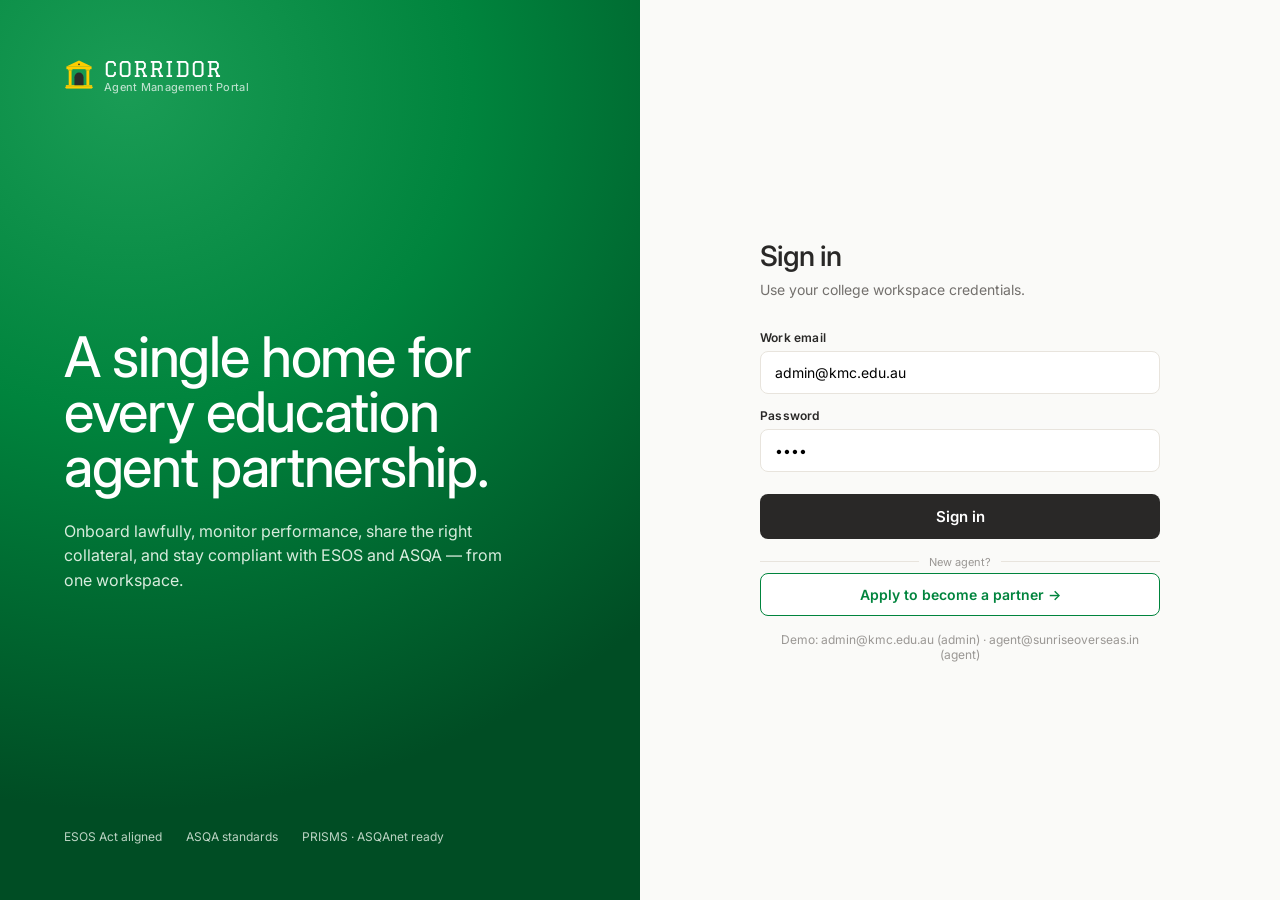
<file: frontend/index.html>
<!DOCTYPE html>
<html lang="en-AU">
<head>
  <meta charset="utf-8">
  <meta name="viewport" content="width=device-width, initial-scale=1">
  <title>Corridor — Agent Management Portal</title>
  <meta name="theme-color" content="#00843d">
  <link rel="icon" href="./icons/logo.svg" type="image/svg+xml">
  <link rel="manifest" href="./manifest.webmanifest">
  <link rel="stylesheet" href="./css/tokens.css">
  <link rel="stylesheet" href="./css/app.css">
</head>
<body>
  <div id="app"></div>
  <script type="module" src="./js/app.js"></script>
</body>
</html>
</file>
<file: frontend/css/tokens.css>
/* Design-system tokens — copied verbatim from
   claude-design/_ds/gauzpan-hub-design-system-.../tokens/*.css so the PWA
   renders against the same variables as the designer's prototype.
   Do not hand-edit values; re-copy from the DS if the comp changes. */

/* fonts */
@import url('https://fonts.googleapis.com/css2?family=Inter:opsz,wght@14..32,100..900&display=swap');
/* Graduate — a collegiate varsity display face for the Corridor wordmark. */
@import url('https://fonts.googleapis.com/css2?family=Graduate&display=swap');

:root {
  --font-display: 'Inter', 'Inter Variable', system-ui, -apple-system, 'Segoe UI', Roboto, sans-serif;
  --font-body: 'Inter', 'Inter Variable', system-ui, -apple-system, 'Segoe UI', Roboto, sans-serif;
  /* Brand wordmark: collegiate, emphatic. Rockwell/Georgia are slab/serif fallbacks. */
  --font-brand: 'Graduate', 'Rockwell', 'Georgia', serif;

  /* colors */
  --color-primary: #00843d; --color-primary-deep: #004d24; --color-on-primary: #ffffff;
  --color-ink: #292827; --color-ink-mute: #73706d; --color-ink-faint: #9a9794;
  --color-canvas: #ffffff; --color-canvas-soft: #fafaf8;
  --color-violet-soft: #ffcd00; --color-teal-deep: #00247d; --color-teal-mid: #1a3d8f;
  --color-hairline: #e8e4dd; --color-hairline-dark: #1c3a66;
  --color-on-dark-mute: #bcd4c4; --color-on-dark-faint: #6f9c85;

  /* spacing */
  --space-xxs: 2px; --space-xs: 4px; --space-sm: 8px; --space-md: 12px;
  --space-lg: 16px; --space-xl: 24px; --space-xxl: 32px; --space-huge: 64px;

  /* radius */
  --radius-xs: 4px; --radius-sm: 6px; --radius-md: 8px; --radius-lg: 12px;
  --radius-xl: 16px; --radius-full: 9999px;

  /* shadows */
  --shadow-1: 0 1px 3px rgba(0,0,0,0.08); --shadow-2: 0 8px 24px rgba(0,0,0,0.12);
}
</file>
<file: frontend/css/app.css>
/* App-level styling for the AMP shell. Layout mirrors the designer's comp
   (232px green sidebar + main column with sticky header). */

* { box-sizing: border-box; }
html, body {
  margin: 0;
  background: var(--color-canvas-soft);
  font-family: var(--font-body);
  color: var(--color-ink);
}
a { color: var(--color-teal-deep); text-decoration: none; }
a:hover { color: var(--color-primary); }

.amp-scroll::-webkit-scrollbar { width: 8px; height: 8px; }
.amp-scroll::-webkit-scrollbar-thumb { background: var(--color-hairline); border-radius: 8px; }
@keyframes pulse-dot { 0%, 100% { opacity: 1 } 50% { opacity: .35 } }

/* ---------- App shell ---------- */
.app-shell { display: grid; grid-template-columns: 232px 1fr; min-height: 100vh; }

.sidebar {
  background: var(--color-primary); color: #fff; padding: 24px 16px;
  display: flex; flex-direction: column; gap: 2px;
  position: sticky; top: 0; height: 100vh;
}
.sidebar__brand {
  display: flex; align-items: center; gap: 10px; font-family: var(--font-display);
  font-weight: 540; font-size: 17px; padding: 8px 10px 24px;
}
/* Collegiate varsity wordmark for the "Corridor" brand name. */
.brand-wordmark {
  font-family: var(--font-brand);
  font-weight: 400;
  letter-spacing: 1px;
  text-transform: uppercase;
}
.sidebar__logo {
  width: 30px; height: 30px; flex: none; border-radius: 6px;
  display: flex; align-items: center; justify-content: center; overflow: hidden;
}
.sidebar__logo img, .sidebar__logo svg { width: 100%; height: 100%; display: block; }
.sidebar__college { font-size: 10px; color: var(--color-on-dark-mute); font-weight: 460; letter-spacing: 0.4px; }
.sidebar__section { font-size: 11px; color: var(--color-on-dark-mute); padding: 6px 12px 4px; letter-spacing: 0.8px; text-transform: uppercase; }

.nav-item {
  padding: 10px 12px; border-radius: 8px; font-size: 14px; cursor: pointer;
  color: var(--color-on-dark-mute); background: transparent;
  display: flex; align-items: center; justify-content: space-between;
  border: none; width: 100%; text-align: left; font-family: inherit;
}
.nav-item:hover { background: rgba(255,255,255,0.08); color: #fff; }
.nav-item.is-active { background: rgba(255,255,255,0.14); color: #fff; }
.nav-item__badge {
  font-size: 11px; background: var(--color-violet-soft); color: var(--color-teal-deep);
  padding: 2px 7px; border-radius: 999px; font-weight: 600;
}

.sidebar__footer { border-top: 1px solid rgba(255,255,255,0.15); padding-top: 16px; margin-top: 16px; }
.sidebar__user { display: flex; align-items: center; gap: 10px; padding: 6px 10px; }
.sidebar__avatar {
  width: 32px; height: 32px; border-radius: 999px; background: var(--color-violet-soft);
  color: var(--color-teal-deep); display: flex; align-items: center; justify-content: center;
  font-weight: 700; font-size: 13px; flex-shrink: 0;
}
.sidebar__logout { padding: 8px 10px; font-size: 13px; color: var(--color-on-dark-mute); cursor: pointer; }
.sidebar__logout:hover { color: #fff; }

.main { background: var(--color-canvas-soft); min-width: 0; }
.topbar {
  display: flex; align-items: center; justify-content: space-between;
  padding: 18px 40px; border-bottom: 1px solid var(--color-hairline);
  background: #fff; position: sticky; top: 0; z-index: 10;
}
.topbar__title { font-family: var(--font-display); font-weight: 540; font-size: 22px; letter-spacing: -0.5px; }
.topbar__sub { font-size: 12px; color: var(--color-ink-mute); margin-top: 2px; }
.topbar__search {
  width: 420px; padding: 9px 14px; border: 1px solid var(--color-hairline);
  border-radius: 8px; font-size: 13px; font-family: inherit;
  background: var(--color-canvas-soft); outline: none; height: 37px;
}
.btn-dark {
  padding: 9px 16px; background: var(--color-ink); color: #fff; border: none;
  border-radius: 8px; font-size: 13px; font-weight: 540; cursor: pointer; font-family: inherit;
}
.page { padding: 32px 40px 64px; }

/* ---------- Placeholder / empty state ---------- */
.empty-state {
  background: #fff; border: 1px dashed var(--color-hairline); border-radius: 12px;
  padding: 56px 32px; text-align: center; color: var(--color-ink-mute);
}
.empty-state__icon { font-size: 32px; margin-bottom: 12px; }
.empty-state__title { font-family: var(--font-display); font-weight: 540; font-size: 18px; color: var(--color-ink); margin-bottom: 6px; }
.empty-state__hint { font-size: 13px; }

/* ---------- Login ---------- */
.login {
  min-height: 100vh; display: grid; grid-template-columns: 1fr 1fr;
  background: var(--color-primary);
}
.login__hero {
  padding: 56px 64px; color: #fff; display: flex; flex-direction: column; justify-content: space-between;
  background: radial-gradient(120% 80% at 20% 10%, #1a9c55 0%, #00843d 45%, #004d24 100%);
}
.login__brand { display: flex; align-items: center; gap: 10px; font-family: var(--font-display); font-weight: 540; font-size: 18px; letter-spacing: -0.2px; }
.login__headline { font-family: var(--font-display); font-weight: 460; font-size: 56px; line-height: 0.98; letter-spacing: -1.32px; margin-bottom: 24px; }
.login__blurb { font-size: 16px; line-height: 1.55; color: #d7ecdd; max-width: 440px; }
.login__badges { display: flex; gap: 24px; font-size: 12px; color: var(--color-on-dark-mute); }
.login__panel { background: var(--color-canvas-soft); display: flex; align-items: center; justify-content: center; padding: 40px; }
.login__card { width: 100%; max-width: 400px; }
.login__title { font-family: var(--font-display); font-weight: 540; font-size: 28px; letter-spacing: -0.7px; color: var(--color-ink); margin-bottom: 8px; }
.login__subtitle { color: var(--color-ink-mute); font-size: 14px; margin-bottom: 32px; }
.field { display: flex; flex-direction: column; gap: 6px; margin-bottom: 14px; font-size: 12px; font-weight: 600; color: var(--color-ink); letter-spacing: 0.2px; }
.field input {
  width: 100%; padding: 12px 14px; border: 1px solid var(--color-hairline);
  border-radius: 8px; font-size: 14px; font-family: inherit; background: #fff; outline: none;
}
.field input:focus { border-color: var(--color-primary); }
.btn-primary {
  width: 100%; padding: 13px; background: var(--color-ink); color: #fff; border: none;
  border-radius: 8px; font-size: 15px; font-weight: 600; cursor: pointer; font-family: inherit; margin-top: 8px;
}
.login__hint { font-size: 12px; color: var(--color-ink-faint); margin-top: 16px; text-align: center; }

@media (max-width: 720px) {
  .login { grid-template-columns: 1fr; }
  .login__hero { display: none; }
  .app-shell { grid-template-columns: 1fr; }
  .sidebar { position: static; height: auto; }
}
</file>
